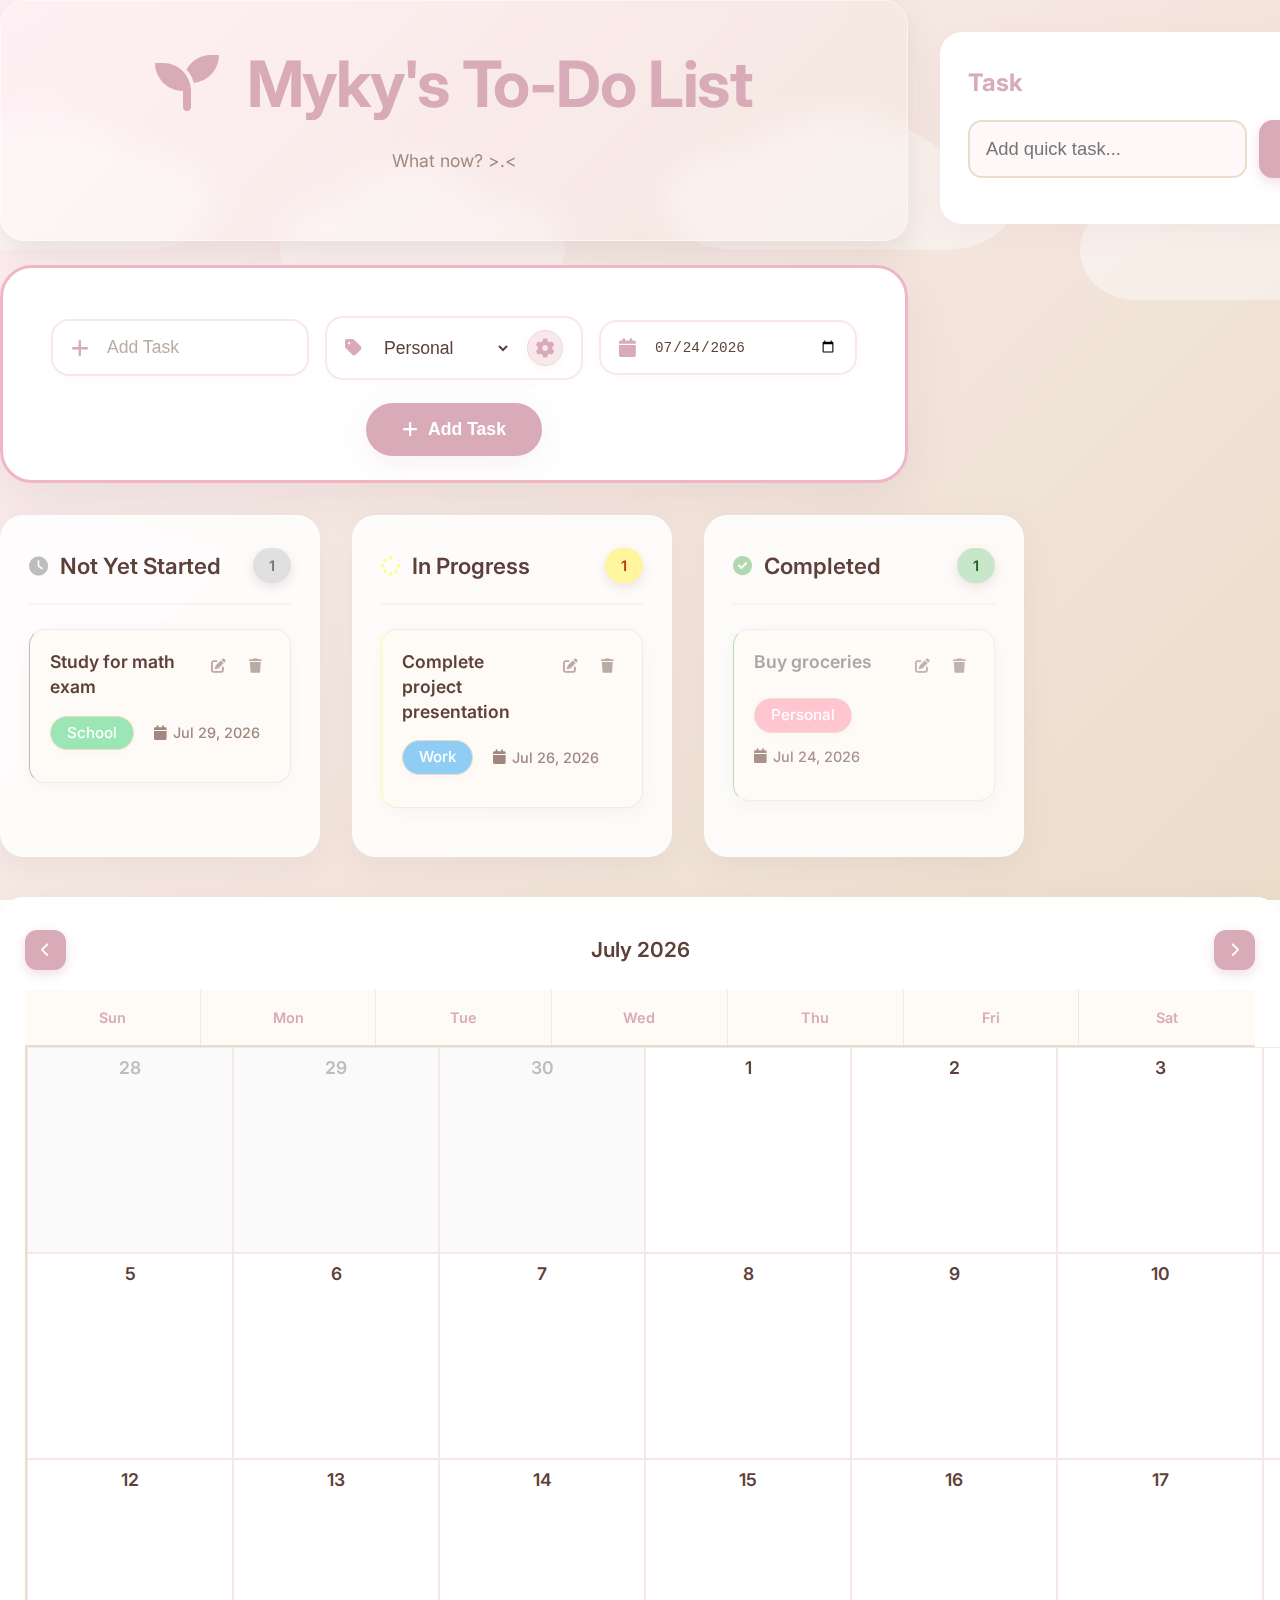
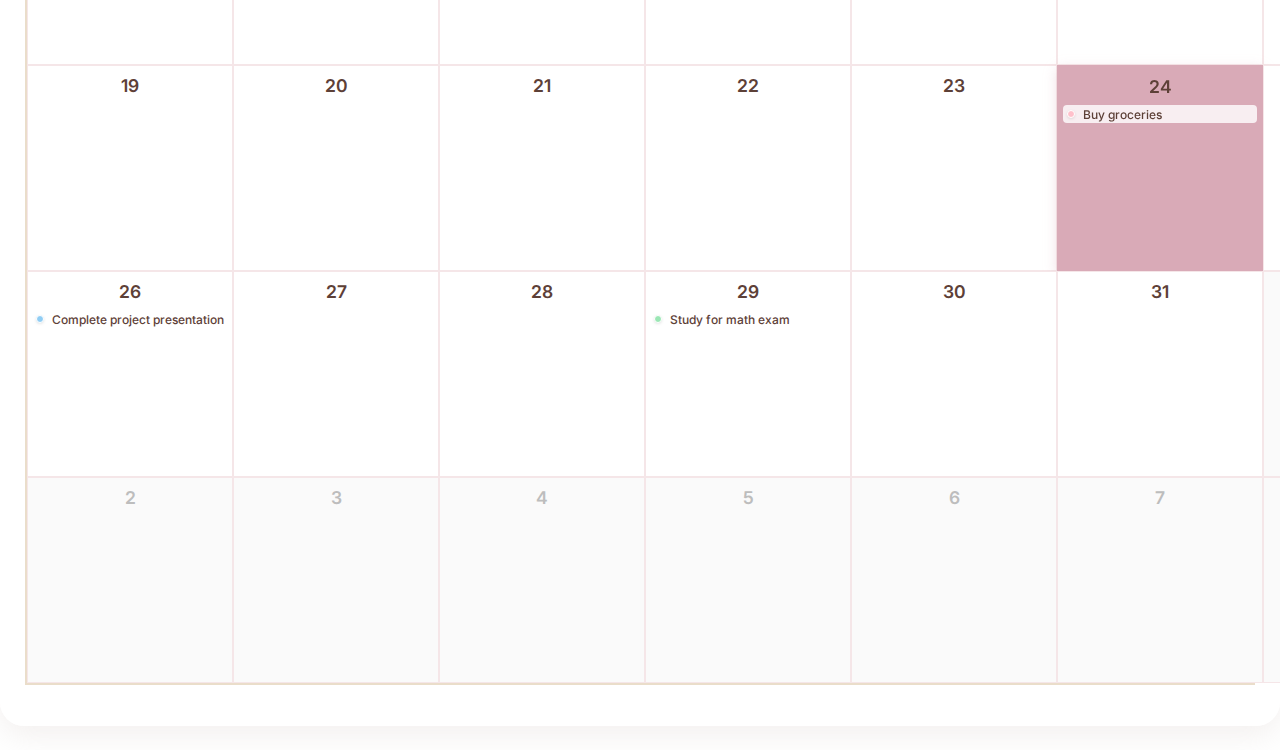
<file: index.html>
<!DOCTYPE html>
<html lang="en">
<head>
    <meta charset="UTF-8">
    <meta name="viewport" content="width=device-width, initial-scale=1.0">
    <title>Aesthetic To-Do List</title>
    <link rel="stylesheet" href="styles.css">
    <link href="https://cdnjs.cloudflare.com/ajax/libs/font-awesome/6.0.0/css/all.min.css" rel="stylesheet">
    <link href="https://fonts.googleapis.com/css2?family=Inter:wght@300;400;500;600;700&display=swap" rel="stylesheet">
</head>
<body>
    <div class="container">
        <div class="main-layout">
            <div class="main-column">
                <header class="modern-header">
                    <div class="header-content">
                        <h1><i class="fas fa-seedling"></i> Myky's To-Do List</h1>
                        <p class="subtitle">What now? >.<</p>
                    </div>
                </header>

                <div class="add-task-section">
                    <div class="task-input-group">
                        <div class="input-wrapper">
                            <i class="fas fa-plus input-icon"></i>
                            <input type="text" id="taskInput" placeholder="Add Task">
                        </div>
                        <div class="input-wrapper">
                            <i class="fas fa-tag input-icon"></i>
                            <select id="categorySelect"></select>
                            <button id="toggleCategoryDropdown" class="category-dropdown-btn" type="button" title="Manage Categories">
                                <i class="fas fa-cog"></i>
                            </button>
                        </div>
                        <div class="input-wrapper">
                            <i class="fas fa-calendar input-icon"></i>
                            <input type="date" id="dueDate">
                        </div>
                        <button id="addTaskBtn" class="add-btn">
                            <i class="fas fa-plus"></i> Add Task
                        </button>
                    </div>
                </div>

                <div class="board">
                    <div class="column" id="notStarted">
                        <div class="column-header">
                            <div class="column-title">
                                <i class="fas fa-clock"></i>
                                <h3>Not Yet Started</h3>
                            </div>
                            <span class="task-count">0</span>
                        </div>
                        <div class="task-list" data-status="not-started"></div>
                    </div>

                    <div class="column" id="inProgress">
                        <div class="column-header">
                            <div class="column-title">
                                <i class="fas fa-spinner"></i>
                                <h3>In Progress</h3>
                            </div>
                            <span class="task-count">0</span>
                        </div>
                        <div class="task-list" data-status="in-progress"></div>
                    </div>

                    <div class="column" id="completed">
                        <div class="column-header">
                            <div class="column-title">
                                <i class="fas fa-check-circle"></i>
                                <h3>Completed</h3>
                            </div>
                            <span class="task-count">0</span>
                        </div>
                        <div class="task-list" data-status="completed"></div>
                    </div>
                </div>
            </div>
            <div class="sidebar-column">
                <div class="quick-checklist-box">
                    <h2>Task</h2>
                    <div class="quick-checklist-input-row">
                        <input type="text" id="quickChecklistInput" placeholder="Add quick task...">
                        <button id="addQuickChecklistBtn" class="btn-primary">Add</button>
                    </div>
                    <ul id="quickChecklist"></ul>
                </div>
            </div>
        </div>
        <div class="calendar-section large">
            <div class="calendar-header">
                <button id="prevMonth" class="calendar-btn"><i class="fas fa-chevron-left"></i></button>
                <span id="currentMonth"></span>
                <button id="nextMonth" class="calendar-btn"><i class="fas fa-chevron-right"></i></button>
            </div>
            <div class="calendar large">
                <div class="calendar-weekdays">
                    <div>Sun</div>
                    <div>Mon</div>
                    <div>Tue</div>
                    <div>Wed</div>
                    <div>Thu</div>
                    <div>Fri</div>
                    <div>Sat</div>
                </div>
                <div id="calendarDays" class="calendar-days large"></div>
            </div>
        </div>
    </div>

    <!-- Edit Task Modal -->
    <div id="editModal" class="modal">
        <div class="modal-content">
            <div class="modal-header">
                <h2><i class="fas fa-edit"></i> Edit Task</h2>
                <button class="close-btn" id="closeModal">
                    <i class="fas fa-times"></i>
                </button>
            </div>
            <div class="modal-body">
                <div class="form-group">
                    <label for="editTaskTitle">Task Title</label>
                    <input type="text" id="editTaskTitle" placeholder="Enter task title">
                </div>
                <div class="form-group">
                    <label for="editTaskCategory">Category</label>
                    <select id="editTaskCategory"></select>
                </div>
                <div class="form-group">
                    <label for="editTaskDueDate">Due Date</label>
                    <input type="date" id="editTaskDueDate">
                </div>
                <div class="form-group">
                    <label for="editTaskStatus">Status</label>
                    <select id="editTaskStatus">
                        <option value="not-started">Not Yet Started</option>
                        <option value="in-progress">In Progress</option>
                        <option value="completed">Completed</option>
                    </select>
                </div>
            </div>
            <div class="modal-footer">
                <button class="btn-secondary" id="cancelEdit">Cancel</button>
                <button class="btn-primary" id="saveEdit">Save Changes</button>
            </div>
        </div>
    </div>

    <script src="script.js"></script>
</body>
</html>
</file>
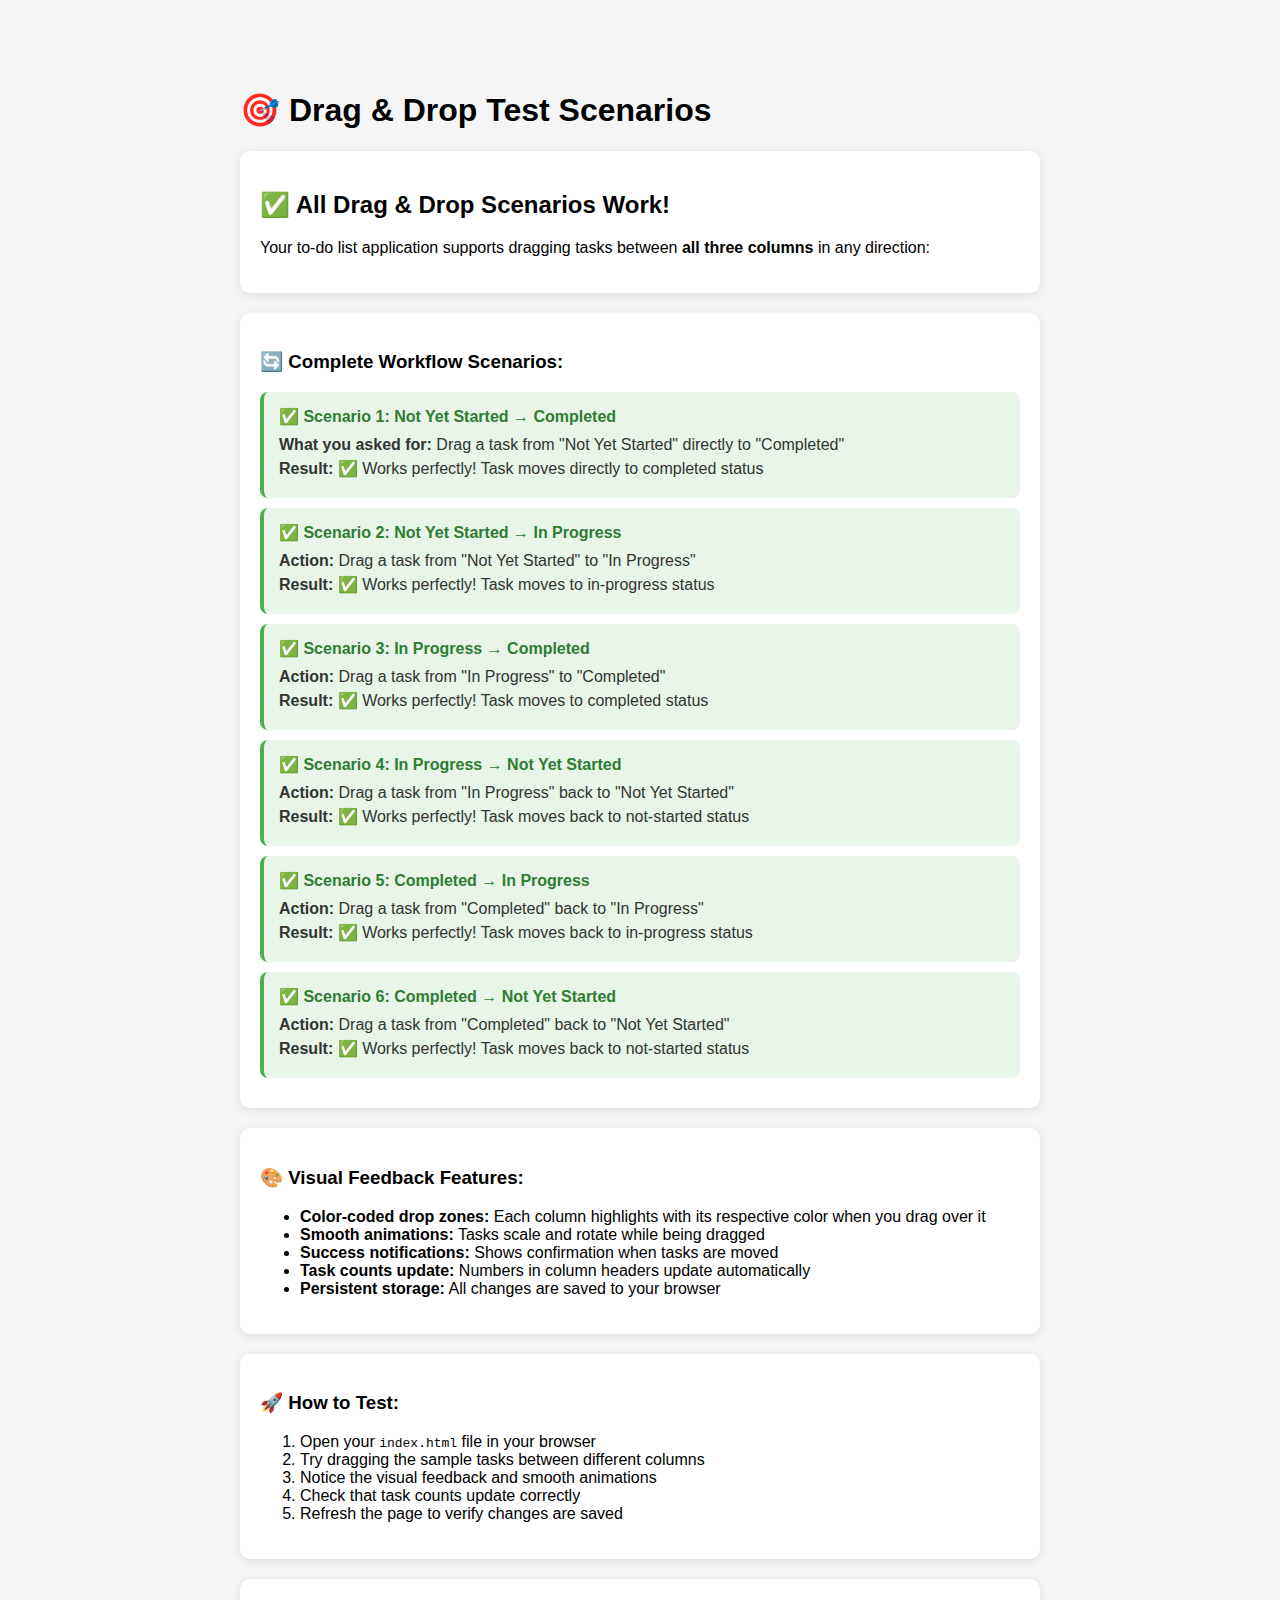
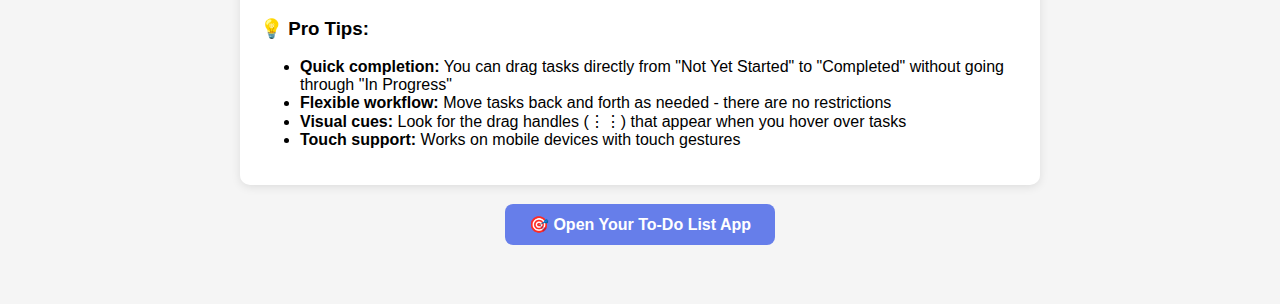
<file: test-drag-drop.html>
<!DOCTYPE html>
<html lang="en">
<head>
    <meta charset="UTF-8">
    <meta name="viewport" content="width=device-width, initial-scale=1.0">
    <title>Drag & Drop Test - To-Do List</title>
    <style>
        body {
            font-family: Arial, sans-serif;
            max-width: 800px;
            margin: 50px auto;
            padding: 20px;
            background: #f5f5f5;
        }
        .test-section {
            background: white;
            padding: 20px;
            margin: 20px 0;
            border-radius: 10px;
            box-shadow: 0 2px 10px rgba(0,0,0,0.1);
        }
        .scenario {
            background: #e8f4fd;
            padding: 15px;
            margin: 10px 0;
            border-radius: 8px;
            border-left: 4px solid #2196F3;
        }
        .scenario h4 {
            margin: 0 0 10px 0;
            color: #1976D2;
        }
        .scenario p {
            margin: 5px 0;
            color: #333;
        }
        .success {
            background: #e8f5e8;
            border-left-color: #4CAF50;
        }
        .success h4 {
            color: #2E7D32;
        }
    </style>
</head>
<body>
    <h1>🎯 Drag & Drop Test Scenarios</h1>
    
    <div class="test-section">
        <h2>✅ All Drag & Drop Scenarios Work!</h2>
        <p>Your to-do list application supports dragging tasks between <strong>all three columns</strong> in any direction:</p>
    </div>

    <div class="test-section">
        <h3>🔄 Complete Workflow Scenarios:</h3>
        
        <div class="scenario success">
            <h4>✅ Scenario 1: Not Yet Started → Completed</h4>
            <p><strong>What you asked for:</strong> Drag a task from "Not Yet Started" directly to "Completed"</p>
            <p><strong>Result:</strong> ✅ Works perfectly! Task moves directly to completed status</p>
        </div>

        <div class="scenario success">
            <h4>✅ Scenario 2: Not Yet Started → In Progress</h4>
            <p><strong>Action:</strong> Drag a task from "Not Yet Started" to "In Progress"</p>
            <p><strong>Result:</strong> ✅ Works perfectly! Task moves to in-progress status</p>
        </div>

        <div class="scenario success">
            <h4>✅ Scenario 3: In Progress → Completed</h4>
            <p><strong>Action:</strong> Drag a task from "In Progress" to "Completed"</p>
            <p><strong>Result:</strong> ✅ Works perfectly! Task moves to completed status</p>
        </div>

        <div class="scenario success">
            <h4>✅ Scenario 4: In Progress → Not Yet Started</h4>
            <p><strong>Action:</strong> Drag a task from "In Progress" back to "Not Yet Started"</p>
            <p><strong>Result:</strong> ✅ Works perfectly! Task moves back to not-started status</p>
        </div>

        <div class="scenario success">
            <h4>✅ Scenario 5: Completed → In Progress</h4>
            <p><strong>Action:</strong> Drag a task from "Completed" back to "In Progress"</p>
            <p><strong>Result:</strong> ✅ Works perfectly! Task moves back to in-progress status</p>
        </div>

        <div class="scenario success">
            <h4>✅ Scenario 6: Completed → Not Yet Started</h4>
            <p><strong>Action:</strong> Drag a task from "Completed" back to "Not Yet Started"</p>
            <p><strong>Result:</strong> ✅ Works perfectly! Task moves back to not-started status</p>
        </div>
    </div>

    <div class="test-section">
        <h3>🎨 Visual Feedback Features:</h3>
        <ul>
            <li><strong>Color-coded drop zones:</strong> Each column highlights with its respective color when you drag over it</li>
            <li><strong>Smooth animations:</strong> Tasks scale and rotate while being dragged</li>
            <li><strong>Success notifications:</strong> Shows confirmation when tasks are moved</li>
            <li><strong>Task counts update:</strong> Numbers in column headers update automatically</li>
            <li><strong>Persistent storage:</strong> All changes are saved to your browser</li>
        </ul>
    </div>

    <div class="test-section">
        <h3>🚀 How to Test:</h3>
        <ol>
            <li>Open your <code>index.html</code> file in your browser</li>
            <li>Try dragging the sample tasks between different columns</li>
            <li>Notice the visual feedback and smooth animations</li>
            <li>Check that task counts update correctly</li>
            <li>Refresh the page to verify changes are saved</li>
        </ol>
    </div>

    <div class="test-section">
        <h3>💡 Pro Tips:</h3>
        <ul>
            <li><strong>Quick completion:</strong> You can drag tasks directly from "Not Yet Started" to "Completed" without going through "In Progress"</li>
            <li><strong>Flexible workflow:</strong> Move tasks back and forth as needed - there are no restrictions</li>
            <li><strong>Visual cues:</strong> Look for the drag handles (⋮⋮) that appear when you hover over tasks</li>
            <li><strong>Touch support:</strong> Works on mobile devices with touch gestures</li>
        </ul>
    </div>

    <div style="text-align: center; margin-top: 30px;">
        <a href="index.html" style="background: #667eea; color: white; padding: 12px 24px; text-decoration: none; border-radius: 8px; font-weight: bold;">
            🎯 Open Your To-Do List App
        </a>
    </div>
</body>
</html>
</file>
<file: styles.css>
* {
    margin: 0;
    padding: 0;
    box-sizing: border-box;
}

body {
    font-family: 'Quicksand', 'Inter', -apple-system, BlinkMacSystemFont, 'Segoe UI', Roboto, sans-serif;
    /* Using a linear gradient as a fallback */
    background: linear-gradient(135deg, #FFF0F5 0%, #EADDCA 100%);
    min-height: 100vh;
    color: #5D4037; /* Dark Brown for text */
    line-height: 1.6;
    overflow-x: hidden;
    /* Fewer, larger animated clouds positioned higher */
    background-image: 
        url('data:image/svg+xml;utf8,<svg width="800" height="400" viewBox="0 0 800 400" xmlns="http://www.w3.org/2000/svg"><g fill="rgba(255,255,255,0.4)"><path d="M100 200 C20 200 20 100 100 100 C140 50 200 50 250 100 C350 100 350 200 250 200 Z" /><path d="M500 150 C400 150 400 50 500 50 C560 0 640 0 700 50 C800 50 800 150 700 150 Z" /></g></svg>'),
        linear-gradient(135deg, #FFF0F5 0%, #EADDCA 100%);
    background-size: 800px 400px, cover;
    background-position: center 20%, center;
    background-repeat: repeat-x, no-repeat;
    background-attachment: fixed, fixed;
    animation: cloudDrift 60s linear infinite;
}

@keyframes cloudDrift {
    0% {
        background-position: -800px center, center;
    }
    100% {
        background-position: 800px center, center;
    }
}

.container {
    max-width: 1400px !important;
    margin-left: auto !important;
    margin-right: auto !important;
    /* Optionally center text for main content */
}

/* Aesthetic Header */
.modern-header {
    max-width: 1200px;
    margin-left: auto;
    margin-right: auto;
    border-radius: 24px;
    padding: 32px;
    margin-bottom: 24px;
    box-shadow: 0 10px 30px rgba(188, 170, 164, 0.3);
    backdrop-filter: blur(15px);
    border: 1px solid rgba(255, 255, 255, 0.5);
}

.header-content {
    text-align: center;
    margin-bottom: 32px;
}

.modern-header h1 {
    font-size: 4rem;
    font-weight: 700;
    color: #D9AAB7; /* Soft Rose */
    margin-bottom: 12px;
    letter-spacing: -0.02em;
}

.modern-header h1 i {
    margin-right: 16px;
    color: #D9AAB7; /* Soft Rose */
}

.subtitle {
    font-size: 1.1rem;
    color: #A1887F; /* Brownish Gray */
    font-weight: 400;
    margin: 0;
}

/* Calendar Styles */
.calendar-section {
    background: rgba(255, 255, 255, 0.7);
    border-radius: 24px;
    padding: 24px;
    box-shadow: 0 10px 30px rgba(188, 170, 164, 0.3);
    backdrop-filter: blur(15px);
    border: 1px solid rgba(255, 255, 255, 0.5);
    margin-bottom: 24px;
}

.calendar-header {
    display: flex;
    justify-content: space-between;
    align-items: center;
    margin-bottom: 20px;
}

.calendar-btn {
    background: #D9AAB7; /* Soft Rose */
    color: white;
    border: none;
    padding: 12px 16px;
    border-radius: 12px;
    cursor: pointer;
    transition: all 0.3s ease;
    font-size: 0.9rem;
    box-shadow: 0 4px 12px rgba(217, 170, 183, 0.4);
}

.calendar-btn:hover {
    transform: translateY(-2px);
    box-shadow: 0 8px 20px rgba(217, 170, 183, 0.5);
}

#currentMonth {
    font-size: 1.3rem;
    color: #5D4037;
    font-weight: 600;
}

.calendar {
    background: white;
    border-radius: 16px;
    padding: 20px;
    box-shadow: 0 8px 25px rgba(188, 170, 164, 0.2);
    border: 1px solid rgba(0, 0, 0, 0.05);
    /* Add grid border */
    border: 2px solid #EADDCA;
}

.calendar-weekdays {
    display: grid;
    grid-template-columns: repeat(7, 1fr);
    gap: 0;
    margin-bottom: 0;
    border-bottom: 2px solid #EADDCA;
}

.calendar-weekdays div {
    text-align: center;
    font-weight: 600;
    color: #D9AAB7; /* Soft Rose */
    padding: 16px 8px;
    font-size: 0.9rem;
    border-right: 1px solid #F5E6E8;
    background: #FEFBF6;
}

.calendar-weekdays div:last-child {
    border-right: none;
}

.calendar-days {
    display: grid;
    grid-template-columns: repeat(7, 1fr);
    gap: 0;
    border-left: 2px solid #EADDCA;
    border-right: 2px solid #EADDCA;
    border-bottom: 2px solid #EADDCA;
}

.calendar-day {
    aspect-ratio: 1;
    display: flex;
    flex-direction: column;
    align-items: center;
    justify-content: flex-start;
    cursor: pointer;
    transition: all 0.3s ease;
    font-size: 0.9rem;
    font-weight: 500;
    position: relative;
    border: 1px solid #F5E6E8;
    background: white;
    min-height: 60px;
    padding: 4px;
}

.calendar-day .day-number {
    font-weight: 600;
    margin-bottom: 2px;
    color: #5D4037;
}

.calendar-day.other-month .day-number {
    color: #BDBDBD;
}

.calendar-day.today {
    background: rgba(217, 170, 183, 0.3); /* Soft Rose with opacity */
    color: #5D4037; /* Keep original text color */
    font-weight: 600;
    box-shadow: 0 2px 8px rgba(217, 170, 183, 0.2);
    border-color: #D9AAB7;
}

.calendar-day.today .day-number {
    color: #5D4037; /* Keep original text color */
}

.calendar-tasks {
    width: 100%;
    display: flex;
    flex-direction: column;
    gap: 2px;
    margin-top: 2px;
}

.calendar-task-item {
    display: flex;
    align-items: center;
    gap: 4px;
    padding: 1px 2px;
    border-radius: 4px;
    background: rgba(255, 255, 255, 0.8);
    font-size: 0.7rem;
    line-height: 1.2;
    max-width: 100%;
    overflow: hidden;
}

.calendar-task-dot {
    width: 6px;
    height: 6px;
    border-radius: 50%;
    flex-shrink: 0;
    border: 1px solid rgba(255, 255, 255, 0.8);
    box-shadow: 0 1px 2px rgba(0, 0, 0, 0.1);
}

.calendar-task-title {
    color: #5D4037;
    white-space: nowrap;
    overflow: hidden;
    text-overflow: ellipsis;
    font-weight: 500;
    flex: 1;
}

.calendar-more-tasks {
    font-size: 0.65rem;
    color: #A1887F;
    font-style: italic;
    text-align: center;
    padding: 1px 2px;
    background: rgba(248, 232, 238, 0.6);
    border-radius: 3px;
    margin-top: 1px;
}

.calendar-day:hover {
    background: #F8E8EE;
    border-color: #D9AAB7;
    transform: scale(1.02);
    z-index: 2;
    box-shadow: 0 4px 12px rgba(217, 170, 183, 0.3);
}

.calendar-day.other-month {
    color: #BDBDBD; /* Lighter gray */
    background: #FAFAFA;
}

.calendar-day.selected {
    border-color: #D9AAB7;
    background: #F8E8EE;
    font-weight: 700;
    box-shadow: inset 0 0 0 2px #D9AAB7;
}

/* Add Task Section */
.add-task-section {
    max-width: 100%;
    width: 100%;
    box-sizing: border-box;
    padding: 48px 48px 100px 48px;
    margin-bottom: 32px;
    background: rgba(255, 255, 255, 0.98);
    border-radius: 32px;
    box-shadow: 0 16px 48px rgba(188, 170, 164, 0.22);
    backdrop-filter: blur(16px);
    border: 3px solid #EFB7C5;
    position: relative;
    margin-left: auto;
    margin-right: auto;
    transition: box-shadow 0.2s, border 0.2s;
    overflow: visible;
}
.add-task-section:focus-within, .add-task-section:hover {
    box-shadow: 0 24px 64px rgba(217, 170, 183, 0.18);
    border: 3px solid #D9AAB7;
}

.task-input-group {
    display: grid;
    grid-template-columns: repeat(auto-fit, minmax(200px, 1fr));
    gap: 16px;
    align-items: center;
}
.input-wrapper {
    display: flex;
    align-items: center;
    gap: 8px;
    position: relative;
    overflow: visible;
    flex: 1;
    background: rgba(255,255,255,0.7);
    border-radius: 18px;
    border: 2px solid #F8E8EE;
    padding: 12px 18px;
    margin-right: 0;
    box-shadow: 0 2px 8px rgba(217,170,183,0.06);
    transition: border 0.2s, box-shadow 0.2s;
}
.input-wrapper:focus-within, .input-wrapper:hover {
    border: 2px solid #D9AAB7;
    box-shadow: 0 4px 16px rgba(217,170,183,0.10);
}
.input-icon {
    color: #D9AAB7;
    font-size: 1.2em;
    margin-right: 10px;
}
#taskInput, #categorySelect, #dueDate {
    border: none;
    background: transparent;
    font-size: 1.1em;
    color: #5D4037;
    outline: none;
    width: 100%;
    padding: 4px 0;
}
#taskInput::placeholder {
    color: #BCAAA4;
    opacity: 1;
}
#categorySelect {
    flex: 1;
    min-width: 0;
}

.add-btn-row {
    width: 100%;
    display: flex;
    justify-content: center;
    position: absolute;
    left: 0;
    bottom: 16px;
    padding: 0 0 0 0;
}

.add-btn {
    background: #D9AAB7;
    color: white;
    font-size: 1.1rem;
    font-weight: 600;
    border-radius: 32px;
    box-shadow: 0 8px 32px rgba(217,170,183,0.18);
    padding: 16px 36px;
    display: flex;
    align-items: center;
    gap: 10px;
    border: none;
    transition: background 0.2s, box-shadow 0.2s;
    position: absolute;
    left: 50%;
    transform: translateX(-50%);
    bottom: 24px;
}
.add-btn:hover {
    background: #EFB7C5;
    box-shadow: 0 12px 40px rgba(217,170,183,0.28);
}

/* Board Styles */
.board {
    display: flex !important;
    flex-direction: row !important;
    gap: 32px;
    margin-top: 24px;
}

.column {
    flex: 1 1 0 !important;
    min-width: 320px !important;
    background: rgba(255, 255, 255, 0.85);
    border-radius: 24px;
    padding: 32px 28px;
    box-shadow: 0 10px 30px rgba(188, 170, 164, 0.18);
    backdrop-filter: blur(12px);
    border: 1px solid rgba(255, 255, 255, 0.5);
    display: flex;
    flex-direction: column;
    transition: box-shadow 0.2s;
}

.column:hover {
    box-shadow: 0 16px 40px rgba(217, 170, 183, 0.18);
}

.column-header {
    display: flex;
    justify-content: space-between;
    align-items: center;
    margin-bottom: 24px;
    padding-bottom: 20px;
    border-bottom: 2px solid #F5F5F5;
}

.column-title {
    display: flex;
    align-items: center;
    gap: 12px;
}

.column-title h3 {
    color: #5D4037;
    font-size: 1.4rem;
    font-weight: 600;
    margin: 0;
}

.column-title i {
    font-size: 1.2rem;
}

.task-count {
    background: #E0E0E0;
    color: #757575;
    padding: 6px 16px;
    border-radius: 20px;
    font-size: 0.9rem;
    font-weight: 600;
    box-shadow: 0 4px 12px rgba(188, 170, 164, 0.3);
}

/* Column-specific colors (Pastel) */
#notStarted .column-title i {
    color: #BDBDBD; /* Pastel Grey */
}

#notStarted .task-count {
    background: #E0E0E0;
    color: #757575;
}

#inProgress .column-title i {
    color: #FDFD96; /* Pastel Yellow */
}

#inProgress .task-count {
    background: #FFF59D;
    color: #BF360C;
}

#completed .column-title i {
    color: #B2D8B2; /* Pastel Green */
}

#completed .task-count {
    background: #C8E6C9;
    color: #1B5E20;
}

.task-list {
    flex: 1;
    min-height: 60px;
    padding: 0;
}

/* Task Styles */
.task {
    background: #FEFBF6; /* Off-white */
    border-radius: 16px;
    padding: 20px;
    margin-bottom: 16px;
    box-shadow: 0 4px 15px rgba(188, 170, 164, 0.1);
    cursor: grab;
    transition: all 0.3s ease;
    border-left: 4px solid transparent;
    position: relative;
    border: 1px solid #EFEBE9;
}

.task:hover {
    transform: translateY(-4px);
    box-shadow: 0 12px 30px rgba(188, 170, 164, 0.2);
    border-color: rgba(217, 170, 183, 0.3);
}

.task:active {
    cursor: grabbing;
}

.task-header {
    display: flex;
    justify-content: space-between;
    align-items: flex-start;
    margin-bottom: 16px;
}

.task-title {
    font-weight: 600;
    color: #5D4037;
    flex: 1;
    margin-right: 12px;
    font-size: 1.1rem;
    line-height: 1.4;
}

.task-actions {
    display: flex;
    gap: 8px;
}

.task-btn {
    background: none;
    border: none;
    cursor: pointer;
    padding: 8px;
    border-radius: 8px;
    transition: all 0.3s ease;
    color: #BCAAA4; /* Lighter brown */
    font-size: 0.9rem;
}

.task-btn:hover {
    background: #F5F5F5;
    color: #8D6E63;
}

.task-btn.edit:hover {
    background: #E1F5FE;
    color: #0277BD;
}

.task-btn.delete:hover {
    background: #FFEBEE;
    color: #C62828;
}

.task-details {
    display: flex;
    flex-wrap: wrap;
    gap: 12px;
    margin-bottom: 12px;
}

.task-category {
    border-radius: 999px;
    padding: 4px 16px;
    font-size: 0.95em;
    font-weight: 500;
    background: #F8E8EE;
    color: #D9AAB7;
    margin-right: 8px;
    display: inline-block;
    border: 1.5px solid #EADDCA;
    box-shadow: 0 2px 8px rgba(217,170,183,0.08);
}

.task-category.personal {
    background: linear-gradient(135deg, #fed7d7 0%, #feb2b2 100%);
    color: #c53030;
}

.task-category.work {
    background: linear-gradient(135deg, #bee3f8 0%, #90cdf4 100%);
    color: #2b6cb0;
}

.task-category.school {
    background: linear-gradient(135deg, #c6f6d5 0%, #9ae6b4 100%);
    color: #2f855a;
}

.task-due-date {
    font-size: 0.9rem;
    color: #A1887F;
    display: flex;
    align-items: center;
    gap: 6px;
    font-weight: 500;
}

/* Status-specific colors (Pastel) */
#notStarted .task {
    border-left-color: #BDBDBD;
}

#inProgress .task {
    border-left-color: #FDFD96;
}

#completed .task {
    border-left-color: #B2D8B2;
    opacity: 0.9;
}

#completed .task .task-title {
    text-decoration-color: #A1887F;
    color: #9E9E9E;
}

/* Drag and Drop Styles */
.task-list.drag-over {
    background: rgba(217, 170, 183, 0.1);
    border: 2px dashed #D9AAB7;
    transform: scale(1.02);
    transition: all 0.3s ease;
}

.task-list.drop-zone-active {
    background: rgba(217, 170, 183, 0.05);
    border: 2px solid transparent;
    transition: all 0.3s ease;
}

.task.dragging {
    opacity: 0.6;
    transform: rotate(3deg) scale(1.05);
    box-shadow: 0 20px 40px rgba(188, 170, 164, 0.3);
    z-index: 1000;
    position: relative;
}

/* Enhanced drop zone feedback for each column */
#notStarted.task-list.drag-over {
    background: rgba(113, 128, 150, 0.05);
    border-color: #718096;
}

#inProgress.task-list.drag-over {
    background: rgba(214, 158, 46, 0.05);
    border-color: #d69e2e;
}

#completed.task-list.drag-over {
    background: rgba(56, 161, 105, 0.05);
    border-color: #38a169;
}

/* Visual indicator for draggable tasks */
.task::before {
    content: '⋮⋮';
    position: absolute;
    top: 12px;
    right: 12px;
    color: #E0E0E0;
    font-size: 14px;
    opacity: 0;
    transition: opacity 0.3s ease;
    font-weight: bold;
}

.task:hover::before {
    opacity: 1;
}

/* Modal Styles */
.modal {
    display: none;
    position: fixed;
    z-index: 1000;
    left: 0;
    top: 0;
    width: 100%;
    height: 100%;
    background-color: rgba(93, 64, 55, 0.4); /* Brownish transparent bg */
    backdrop-filter: blur(8px);
}

.modal-content {
    background: #FEFBF6;
    margin: 5% auto;
    padding: 0;
    border-radius: 24px;
    width: 90%;
    max-width: 500px;
    box-shadow: 0 25px 50px rgba(93, 64, 55, 0.2);
    animation: modalSlideIn 0.3s ease;
}

@keyframes modalSlideIn {
    from {
        opacity: 0;
        transform: translateY(-50px) scale(0.9);
    }
    to {
        opacity: 1;
        transform: translateY(0) scale(1);
    }
}

.modal-header {
    display: flex;
    justify-content: space-between;
    align-items: center;
    padding: 24px 32px;
    border-bottom: 1px solid #EFEBE9;
}

.modal-header h2 {
    font-size: 1.5rem;
    font-weight: 600;
    color: #5D4037;
    display: flex;
    align-items: center;
    gap: 12px;
}

.close-btn {
    background: none;
    border: none;
    font-size: 1.2rem;
    cursor: pointer;
    color: #BCAAA4; /* Lighter brown */
    padding: 8px;
    border-radius: 8px;
    transition: all 0.3s ease;
}

.close-btn:hover {
    background: #F5F5F5;
    color: #8D6E63;
}

.modal-body {
    padding: 32px;
}

.form-group {
    margin-bottom: 24px;
}

.form-group label {
    display: block;
    margin-bottom: 8px;
    font-weight: 600;
    color: #5D4037;
    font-size: 0.9rem;
}

.form-group input,
.form-group select {
    width: 100%;
    padding: 12px 16px;
    border: 2px solid #EFEBE9; /* Light beige border */
    border-radius: 12px;
    font-size: 1rem;
    font-family: inherit;
    transition: all 0.3s ease;
    background: white;
}

.form-group input:focus,
.form-group select:focus {
    outline: none;
    border-color: #D9AAB7;
    box-shadow: 0 0 0 3px rgba(217, 170, 183, 0.2);
}

.modal-footer {
    display: flex;
    justify-content: flex-end;
    gap: 12px;
    padding: 24px 32px;
    border-top: 1px solid #EFEBE9;
}

.btn-secondary {
    background: #F5F5F5;
    color: #8D6E63;
    border: 2px solid #E0E0E0;
    padding: 12px 24px;
    border-radius: 12px;
    cursor: pointer;
    font-size: 1rem;
    font-weight: 600;
    font-family: inherit;
    transition: all 0.3s ease;
}

.btn-secondary:hover {
    background: #EEEEEE;
    border-color: #BDBDBD;
}

.btn-primary {
    background: #D9AAB7;
    color: white;
    border: none;
    padding: 12px 24px;
    border-radius: 12px;
    cursor: pointer;
    font-size: 1rem;
    font-weight: 600;
    font-family: inherit;
    transition: all 0.3s ease;
    box-shadow: 0 4px 12px rgba(217, 170, 183, 0.4);
}

.btn-primary:hover {
    transform: translateY(-2px);
    box-shadow: 0 8px 20px rgba(217, 170, 183, 0.5);
}

/* Responsive Design */
@media (max-width: 1100px) {
    .container {
        max-width: 98vw !important;
        padding: 8px;
    }
    .board {
        flex-direction: column !important;
        gap: 24px;
    }
    .column {
        min-width: 0 !important;
    }
}

@media (max-width: 768px) {
    .container {
        padding: 16px;
    }
    
    .modern-header {
        padding: 24px;
    }
    
    .modern-header h1 {
        font-size: 2.5rem;
    }
    
    .task-input-group {
        grid-template-columns: 1fr;
        gap: 12px;
    }
    
    .modal-content {
        width: 95%;
        margin: 10% auto;
    }
    
    .modal-header,
    .modal-body,
    .modal-footer {
        padding: 20px;
    }
}

@media (max-width: 480px) {
    .modern-header h1 {
        font-size: 2rem;
    }
    
    .column {
        padding: 16px;
    }
    
    .task {
        padding: 16px;
    }
    
    .task-header {
        flex-direction: column;
        gap: 12px;
    }
    
    .task-actions {
        align-self: flex-end;
    }
}

/* Add a subtle floral background pattern */
body::before {
    content: '';
    position: fixed;
    top: 0;
    left: 0;
    width: 100%;
    height: 100%;
    background-image: url('https://www.transparenttextures.com/patterns/subtle-floral.png');
    background-repeat: repeat;
    opacity: 0.1;
    z-index: -1;
}

.header-actions {
    text-align: center;
    margin-top: -16px;
    margin-bottom: 16px;
}

.header-btn {
    background: rgba(255, 255, 255, 0.5);
    border: 1px solid rgba(217, 170, 183, 0.5);
    color: #8D6E63;
    padding: 10px 20px;
    border-radius: 12px;
    cursor: pointer;
    font-weight: 600;
    transition: all 0.3s ease;
}

.header-btn:hover {
    background: white;
    border-color: #D9AAB7;
    color: #D9AAB7;
    transform: translateY(-2px);
    box-shadow: 0 4px 15px rgba(188, 170, 164, 0.2);
}

/* Category Modal Specific Styles */
#categoryList {
    margin-bottom: 24px;
    max-height: 250px;
    overflow-y: auto;
    padding-right: 10px;
}

.category-item {
    display: flex;
    align-items: center;
    padding: 12px;
    background: #F5F5F5;
    border-radius: 12px;
    margin-bottom: 12px;
    transition: all 0.3s ease;
}

.category-item:hover {
    background: #EEEEEE;
}

.category-color-preview {
    appearance: none;
    -webkit-appearance: none;
    border: none;
    width: 24px;
    height: 24px;
    border-radius: 50%;
    box-shadow: 0 2px 8px rgba(217,170,183,0.18);
    background: var(--dot-color, #F8E8EE);
    cursor: pointer;
    display: inline-block;
    vertical-align: middle;
    padding: 0;
    margin-right: 16px;
    outline: none;
    transition: box-shadow 0.2s, border 0.2s;
}
.category-color-preview:focus {
    box-shadow: 0 0 0 3px #EFB7C5, 0 2px 8px rgba(217,170,183,0.18);
}
.category-color-preview::-webkit-color-swatch-wrapper {
    padding: 0;
    border-radius: 50%;
}
.category-color-preview::-webkit-color-swatch {
    border: none;
    border-radius: 50%;
    box-shadow: none;
}
.category-color-preview::-moz-color-swatch {
    border: none;
    border-radius: 50%;
    box-shadow: none;
}

.category-name {
    flex-grow: 1;
    font-weight: 500;
}

.category-actions button {
    background: none;
    border: none;
    color: #BDBDBD;
    cursor: pointer;
    padding: 8px;
    border-radius: 8px;
    margin-left: 8px;
    transition: all 0.3s ease;
}

.category-actions button:hover {
    color: #5D4037;
    background: #E0E0E0;
}

.add-category-form {
    padding-top: 24px;
    border-top: 1px solid #EFEBE9;
}

.add-category-form h4 {
    margin-bottom: 16px;
    font-weight: 600;
}

.add-category-form input[type="text"] {
    width: 100%;
    padding: 12px;
    border-radius: 12px;
    border: 1px solid #E0E0E0;
    margin-bottom: 16px;
}

.color-picker-wrapper {
    display: flex;
    align-items: center;
    gap: 12px;
    margin-bottom: 16px;
}

.color-picker-wrapper input[type="color"] {
    width: 48px;
    height: 48px;
    border: none;
    padding: 0;
    border-radius: 12px;
    cursor: pointer;
    background: none;
}

.add-category-form button {
    width: 100%;
}

.main-layout {
    display: flex;
    gap: 32px;
    align-items: flex-start;
}
.main-column {
    flex: 1 1 0;
    min-width: 0;
}
.sidebar-column {
    width: 340px;
    max-width: 100%;
    display: flex;
    flex-direction: column;
    gap: 24px;
}
@media (max-width: 1100px) {
    .main-layout {
        flex-direction: column;
        gap: 0;
    }
    .sidebar-column {
        width: 100%;
        flex-direction: row;
        gap: 16px;
        margin-top: 24px;
    }
    .sidebar-column > * {
        flex: 1 1 0;
    }
}

/* Tasks for Day View */
.tasks-for-day-container {
    background: rgba(255, 255, 255, 0.7);
    border-radius: 24px;
    padding: 24px;
    box-shadow: 0 10px 30px rgba(188, 170, 164, 0.3);
    backdrop-filter: blur(15px);
    border: 1px solid rgba(255, 255, 255, 0.5);
}

.tasks-for-day-container h3 {
    text-align: center;
    color: #5D4037;
    margin-bottom: 16px;
    font-weight: 600;
}

#tasksForDayList .task {
    cursor: pointer;
}

#tasksForDayList .task:hover {
    border-color: #D9AAB7;
}

@media (max-width: 1200px) {
    .main-layout {
        flex-direction: column;
    }
    .sidebar-column {
        width: 100%;
        position: static;
    }
}

@media (max-width: 768px) {
    .task-input-group {
        grid-template-columns: 1fr;
    }
}

/* Large Calendar with task text */
.calendar-section.large {
    margin-top: 40px;
    width: 100%;
    background: rgba(255,255,255,0.85);
    border-radius: 24px;
    box-shadow: 0 10px 30px rgba(188, 170, 164, 0.18);
    padding: 32px 24px 40px 24px;
    border: 1px solid rgba(255,255,255,0.5);
    backdrop-filter: blur(12px);
}

.calendar.large {
    width: 100%;
    margin: 0 auto;
    background: transparent;
    box-shadow: none;
    border: none;
    padding: 0;
}

.calendar-days.large {
    grid-template-columns: repeat(7, 1fr);
    gap: 0;
    border-left: 2px solid #EADDCA;
    border-right: 2px solid #EADDCA;
    border-bottom: 2px solid #EADDCA;
}

.calendar-day {
    min-height: 80px;
    font-size: 1.1rem;
    position: relative;
    background: white;
    border: 1px solid #F5E6E8;
    transition: background 0.2s, border 0.2s, transform 0.2s;
    overflow: visible;
    padding: 6px 4px;
    display: flex;
    flex-direction: column;
    align-items: center;
    justify-content: flex-start;
    cursor: pointer;
}

.calendar-day:hover {
    background: #F8E8EE;
    border-color: #D9AAB7;
    transform: scale(1.02);
    z-index: 2;
    box-shadow: 0 4px 12px rgba(217, 170, 183, 0.3);
}

.calendar-day .calendar-task-dot {
    display: inline-block;
    width: 8px;
    height: 8px;
    border-radius: 50%;
    margin: 0 2px;
    vertical-align: middle;
    border: 1px solid white;
    box-shadow: 0 1px 3px rgba(0, 0, 0, 0.1);
}

.calendar-day .calendar-task-title {
    display: block;
    font-size: 0.75rem;
    color: #5D4037;
    white-space: nowrap;
    overflow: hidden;
    text-overflow: ellipsis;
    margin-top: 2px;
    max-width: 100%;
    padding: 0 2px;
}

.calendar-day.selected {
    border: 2px solid #D9AAB7;
    background: #F8E8EE;
    font-weight: 700;
    box-shadow: inset 0 0 0 2px #D9AAB7;
}

.calendar-day.today {
    border: 2px solid #D9AAB7;
    background: #D9AAB7;
    color: white;
    font-weight: 600;
    box-shadow: 0 4px 12px rgba(217, 170, 183, 0.4);
}

.calendar-day.other-month {
    background: #FAFAFA;
    color: #BDBDBD;
}

@media (max-width: 1200px) {
    .calendar.large {
        min-width: 100%;
        max-width: 100%;
    }
}

@media (max-width: 900px) {
    .container {
        max-width: 98vw;
        padding: 8px;
    }
    .calendar-section.large {
        padding: 16px 4px 24px 4px;
    }
    .add-task-section {
        padding: 16px 8px 80px 8px;
    }
}

.manage-categories-inline {
    margin-top: 36px;
    background: rgba(255,255,255,0.85);
    border-radius: 20px;
    border: 2px solid #F8E8EE;
    box-shadow: 0 4px 16px rgba(217,170,183,0.06);
    padding: 28px 24px 20px 24px;
    max-width: 480px;
    margin-left: auto;
    margin-right: auto;
}
.manage-categories-inline h4 {
    color: #D9AAB7;
    font-size: 1.2em;
    margin-bottom: 18px;
    display: flex;
    align-items: center;
    gap: 8px;
    font-weight: 700;
}
.manage-categories-inline .add-category-form {
    margin-top: 18px;
    background: none;
    border: none;
    box-shadow: none;
    padding: 0;
}
.manage-categories-inline .add-category-form h5 {
    font-size: 1em;
    color: #A1887F;
    margin-bottom: 8px;
    font-weight: 600;
}
.manage-categories-inline input[type="text"] {
    width: 100%;
    border-radius: 12px;
    border: 1.5px solid #EADDCA;
    padding: 10px 14px;
    margin-bottom: 10px;
    font-size: 1em;
    background: #FFF8F8;
    color: #5D4037;
    transition: border 0.2s;
}
.manage-categories-inline input[type="text"]:focus {
    border: 1.5px solid #D9AAB7;
    outline: none;
}
.manage-categories-inline .color-picker-wrapper {
    display: flex;
    align-items: center;
    gap: 10px;
    margin-bottom: 10px;
}
.manage-categories-inline label {
    color: #A1887F;
    font-size: 0.95em;
}
.manage-categories-inline input[type="color"] {
    border: none;
    background: none;
    width: 32px;
    height: 32px;
    border-radius: 50%;
    box-shadow: 0 2px 8px rgba(217,170,183,0.08);
    cursor: pointer;
}
.manage-categories-inline #categoryList {
    margin-bottom: 10px;
}
@media (max-width: 900px) {
    .manage-categories-inline {
        padding: 16px 4px 12px 4px;
        max-width: 98vw;
    }
}

.category-dropdown-btn {
    flex-shrink: 0;
    display: inline-flex !important;
    align-items: center;
    justify-content: center;
    margin-left: 8px;
    background: #F8E8EE;
    border: 1.5px solid #EADDCA;
    border-radius: 50%;
    width: 36px;
    height: 36px;
    color: #D9AAB7;
    font-size: 1.2em;
    box-shadow: 0 2px 8px rgba(217,170,183,0.10);
    cursor: pointer;
    z-index: 10;
    transition: background 0.2s, box-shadow 0.2s, color 0.2s;
}
.category-dropdown-btn:hover, .category-dropdown-btn:focus {
    background: #EFB7C5;
    color: #fff;
    box-shadow: 0 4px 16px rgba(217,170,183,0.18);
}
.category-dropdown {
    background: #fff !important;
    min-width: 220px;
    max-width: 98vw;
    padding: 16px 12px 8px 12px;
    border-radius: 16px;
    box-shadow: 0 8px 24px rgba(217,170,183,0.18);
    /* Remove the triangle */
}
.category-dropdown::before {
    display: none !important;
}
.category-dropdown.open {
    display: block;
    animation: fadeInDropdown 0.2s;
}
@media (max-width: 900px) {
    .category-dropdown {
        min-width: 220px;
        padding: 16px 4px 8px 4px;
    }
    .category-dropdown::before {
        right: 16px;
    }
}

/* Category select colored dot */
.category-option-dot {
    display: inline-block;
    width: 12px;
    height: 12px;
    border-radius: 50%;
    margin-right: 8px;
    vertical-align: middle;
}

/* For custom select display, if needed */
.selected-category-dot {
    display: inline-block;
    width: 12px;
    height: 12px;
    border-radius: 50%;
    margin-right: 8px;
    vertical-align: middle;
}

.quick-checklist-sidebar {
    display: none !important;
}

.quick-checklist-box {
    margin: 32px 0 0 auto;
    max-width: 500px;
    background: #fff;
    border-radius: 22px;
    box-shadow: 0 6px 24px rgba(217,170,183,0.13);
    padding: 32px 28px 28px 28px;
    display: flex;
    flex-direction: column;
    align-items: stretch;
}
.quick-checklist-box h2 {
    font-size: 1.5rem;
    color: #D9AAB7;
    margin-bottom: 18px;
    font-weight: 700;
    text-align: left;
}
.quick-checklist-input-row {
    display: flex;
    gap: 12px;
    margin-bottom: 18px;
}
#quickChecklistInput {
    flex: 1;
    padding: 16px 16px;
    border-radius: 14px;
    border: 2px solid #EADDCA;
    font-size: 1.15em;
    background: #FFF8F8;
    color: #5D4037;
    transition: border 0.2s;
}
#quickChecklistInput:focus {
    border: 2px solid #D9AAB7;
    outline: none;
}
#addQuickChecklistBtn {
    padding: 14px 28px;
    border-radius: 14px;
    font-size: 1.1em;
    font-weight: 600;
}
#quickChecklist {
    list-style: none;
    padding: 0;
    margin: 0;
}
.quick-checklist-item {
    display: flex;
    align-items: center;
    gap: 14px;
    padding: 14px 0;
    border-bottom: 1.5px solid #F5F5F5;
    font-size: 1.15em;
}
.quick-checklist-item:last-child {
    border-bottom: none;
}
.quick-checklist-checkbox {
    width: 22px;
    height: 22px;
    accent-color: #D9AAB7;
}
.quick-checklist-label {
    flex: 1;
    font-size: 1.1em;
    color: #5D4037;
}
.quick-checklist-delete {
    background: none;
    border: none;
    color: #BCAAA4;
    font-size: 1.25em;
    cursor: pointer;
    border-radius: 8px;
    padding: 6px 8px;
    transition: background 0.2s, color 0.2s;
}
.quick-checklist-delete:hover {
    background: #F8E8EE;
    color: #D9AAB7;
}
</file>
